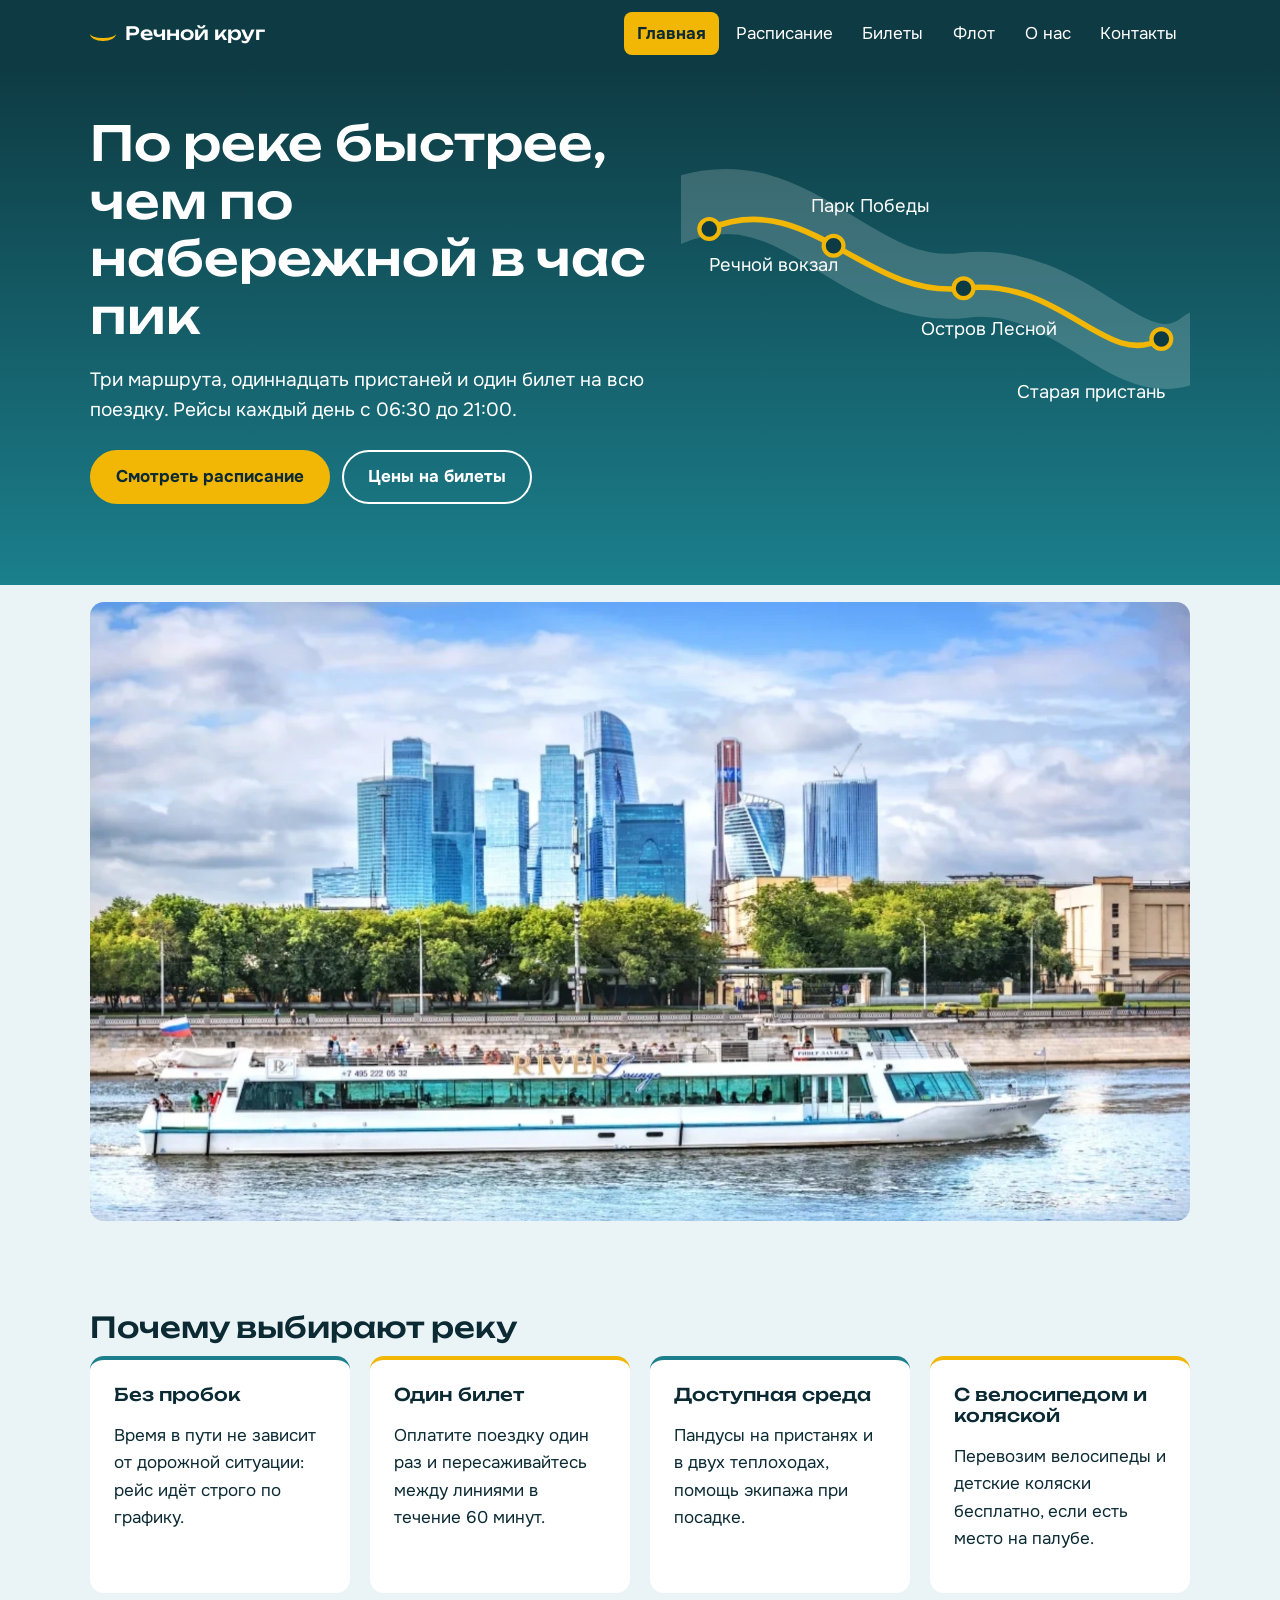
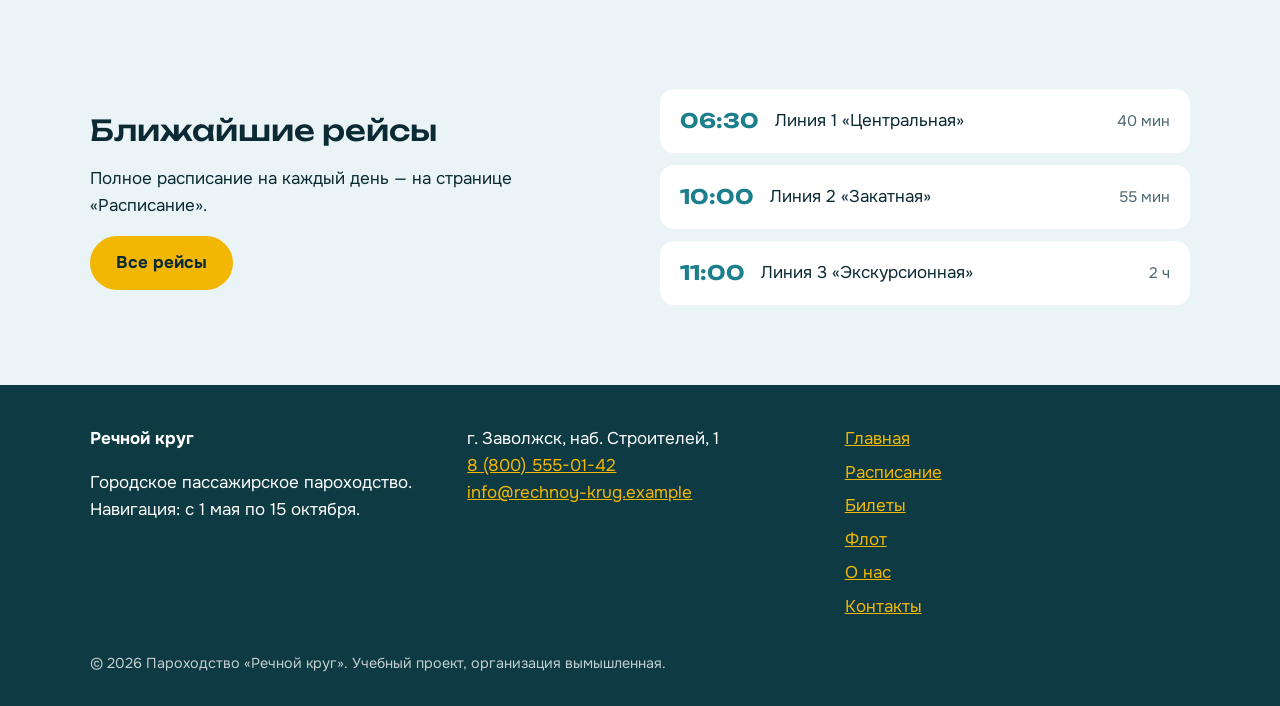
<file: index.html>
<!DOCTYPE html>
<html lang="en">
<head>
<meta charset="UTF-8">
<meta name="viewport" content="width=device-width, initial-scale=1">
<title>Речной круг — городское пассажирское пароходство в Заволжске</title>
<meta name="description" content="Расписание, цены на билеты и маршруты речных трамваев в Заволжске. Три линии, одиннадцать пристаней, рейсы ежедневно.">
<link rel="canonical" href="https://ВАШ-ПОДДОМЕН.ru/index.html">
<meta property="og:type" content="website">
<meta property="og:title" content="Речной круг — городское пассажирское пароходство в Заволжске">
<meta property="og:description" content="Расписание, цены на билеты и маршруты речных трамваев в Заволжске. Три линии, одиннадцать пристаней, рейсы ежедневно.">
<meta property="og:url" content="http://u993784c.beget.tech/rechnoy-krug/index.html">
<meta property="og:image" content="http://u993784c.beget.tech/rechnoy-krug/images/og.jpg">
<link rel="icon" href="data:image/svg+xml,%3Csvg xmlns='http://www.w3.org/2000/svg' viewBox='0 0 32 32'%3E%3Crect width='32' height='32' rx='8' fill='%230E3B43'/%3E%3Cpath d='M5 21c4-4 7 4 11 0s7 4 11 0' stroke='%23F2B705' stroke-width='3' fill='none'/%3E%3C/svg%3E">
<link rel="preconnect" href="https://fonts.googleapis.com">
<link rel="preconnect" href="https://fonts.gstatic.com" crossorigin>
<link rel="stylesheet" href="https://fonts.googleapis.com/css2?family=Onest:wght@400;500;700&amp;family=Unbounded:wght@500;700&amp;display=swap">
<link rel="stylesheet" href="css/style.css">
<script type="application/ld+json">
{"@context":"https://schema.org","@type":"Organization","name":"Речной круг — городское пассажирское пароходство в Заволжске","url":"https://ВАШ-ПОДДОМЕН.ru/index.html","description":"Расписание, цены на билеты и маршруты речных трамваев в Заволжске. Три линии, одиннадцать пристаней, рейсы ежедневно.","inLanguage":"ru"}
</script>
<!-- Yandex.Metrika counter -->
<script>
    (function(m,e,t,r,i,k,a){
        m[i]=m[i]||function(){(m[i].a=m[i].a||[]).push(arguments)};
        m[i].l=1*new Date();
        for (var j = 0; j < document.scripts.length; j++) {if (document.scripts[j].src === r) { return; }}
        k=e.createElement(t),a=e.getElementsByTagName(t)[0],k.async=1,k.src=r,a.parentNode.insertBefore(k,a)
    })(window, document,'script','https://mc.yandex.ru/metrika/tag.js?id=113752930', 'ym');

    ym(113752930, 'init', {ssr:true, webvisor:true, clickmap:true, ecommerce:"dataLayer", referrer: document.referrer, url: location.href, accurateTrackBounce:true, trackLinks:true});
</script>
</head>
<body>
  <noscript><div><img src="https://mc.yandex.ru/watch/113752930" style="position:absolute; left:-9999px;" alt="" /></div></noscript>
<!-- /Yandex.Metrika counter -->

<a class="skip" href="#main">К содержимому</a>
<header class="site-header">
  <div class="wrap bar">
    <a class="logo" href="index.html" aria-label="Речной круг — на главную">Речной круг</a>
    <button class="menu-btn" aria-expanded="false" aria-controls="nav">Меню</button>
    <nav id="nav" aria-label="Основное меню"><ul><li><a href="index.html" aria-current="page">Главная</a></li><li><a href="schedule.html">Расписание</a></li><li><a href="tickets.html">Билеты</a></li><li><a href="fleet.html">Флот</a></li><li><a href="about.html">О нас</a></li><li><a href="contacts.html">Контакты</a></li></ul></nav>
  </div>
</header>
<main id="main">
<section class="hero">
  <div class="wrap hero-grid">
    <div>
      <h1>По реке быстрее, чем по набережной в час пик</h1>
      <p class="lead">Три маршрута, одиннадцать пристаней и один билет на всю поездку. Рейсы каждый день с 06:30 до 21:00.</p>
      <p class="actions"><a class="btn" href="schedule.html">Смотреть расписание</a><a class="btn ghost" href="tickets.html">Цены на билеты</a></p>
    </div>
    <figure class="route" aria-label="Схема маршрута: Речной вокзал, Парк Победы, Остров Лесной, Старая пристань">
      <svg viewBox="0 0 360 260" role="img" aria-labelledby="rt">
        <title id="rt">Схема линии 1</title>
        <path class="river" d="M-10 60 C80 20 120 120 200 110 S320 190 370 150" />
        <path class="line" d="M20 70 C90 40 130 120 200 112 S300 170 340 148" pathLength="1"/>
        <g class="stops"><circle cx="20" cy="70" r="7"/><circle cx="108" cy="82" r="7"/><circle cx="200" cy="112" r="7"/><circle cx="340" cy="148" r="7"/></g>
        <g class="names"><text x="20" y="100">Речной вокзал</text><text x="92" y="58">Парк Победы</text><text x="170" y="145">Остров Лесной</text><text x="238" y="190">Старая пристань</text></g>
      </svg>
    </figure>
  </div>
</section>
<figure class="wrap photo"><img src="images/hero.webp" alt="Теплоход «Заволжец» на фоне набережной Заволжска" width="1600" height="900"></figure>
<section class="wrap block">
  <h2>Почему выбирают реку</h2>
  <div class="cards">
    <article><h3>Без пробок</h3><p>Время в пути не зависит от дорожной ситуации: рейс идёт строго по графику.</p></article>
    <article><h3>Один билет</h3><p>Оплатите поездку один раз и пересаживайтесь между линиями в течение 60 минут.</p></article>
    <article><h3>Доступная среда</h3><p>Пандусы на пристанях и в двух теплоходах, помощь экипажа при посадке.</p></article>
    <article><h3>С велосипедом и коляской</h3><p>Перевозим велосипеды и детские коляски бесплатно, если есть место на палубе.</p></article>
  </div>
</section>
<section class="wrap block split">
  <div><h2>Ближайшие рейсы</h2><p>Полное расписание на каждый день — на странице «Расписание».</p><a class="btn" href="schedule.html">Все рейсы</a></div>
  <ol class="next"><li><b>06:30</b> Линия 1 «Центральная»<span>40 мин</span></li><li><b>10:00</b> Линия 2 «Закатная»<span>55 мин</span></li><li><b>11:00</b> Линия 3 «Экскурсионная»<span>2 ч</span></li></ol>
</section>
</main>
<footer class="site-footer">
  <div class="wrap foot">
    <div><strong>Речной круг</strong><p>Городское пассажирское пароходство.<br>Навигация: с 1 мая по 15 октября.</p></div>
    <address>г. Заволжск, наб. Строителей, 1<br><a href="tel:+78005550142">8 (800) 555-01-42</a><br><a href="mailto:info@rechnoy-krug.example">info@rechnoy-krug.example</a></address>
    <ul class="foot-links"><li><a href="index.html" aria-current="page">Главная</a></li><li><a href="schedule.html">Расписание</a></li><li><a href="tickets.html">Билеты</a></li><li><a href="fleet.html">Флот</a></li><li><a href="about.html">О нас</a></li><li><a href="contacts.html">Контакты</a></li></ul>
  </div>
  <p class="copy wrap">© 2026 Пароходство «Речной круг». Учебный проект, организация вымышленная.</p>
</footer>
<script src="js/script.js" defer></script>
</body>
</html>
</file>
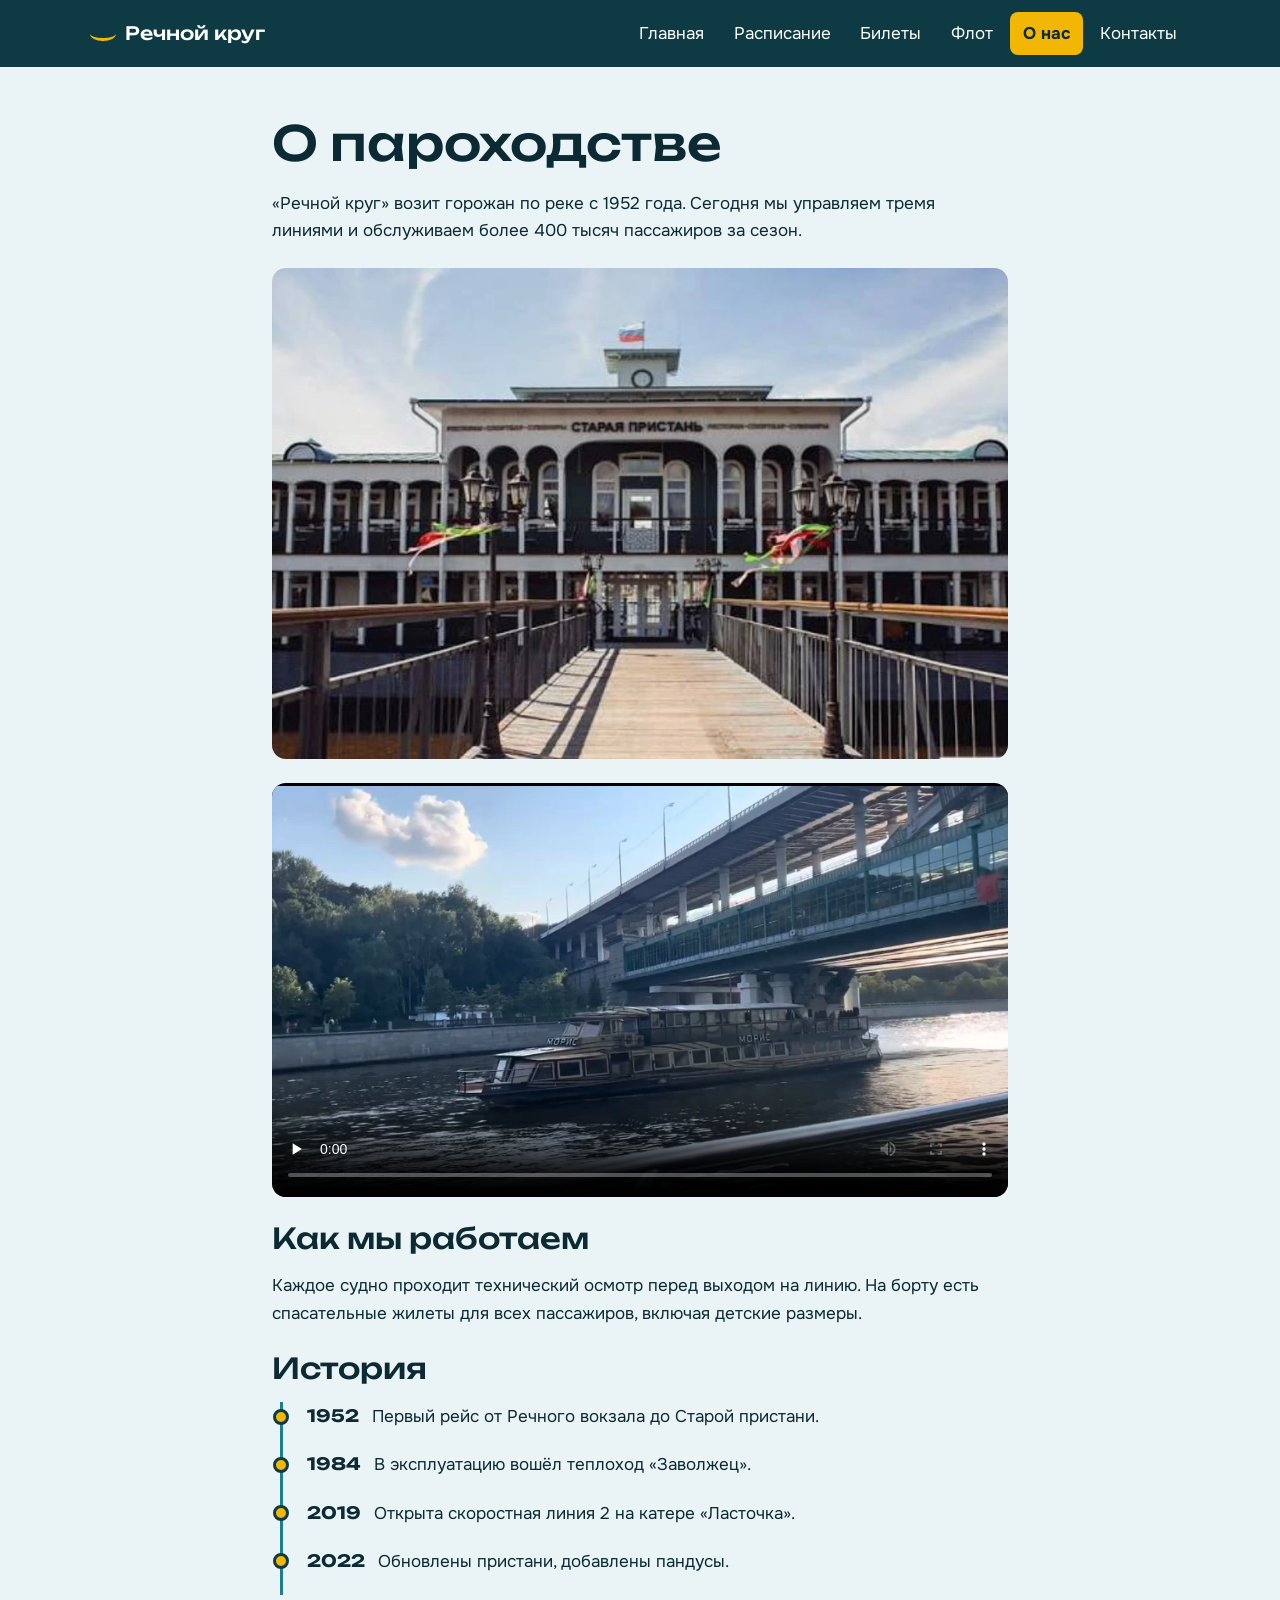
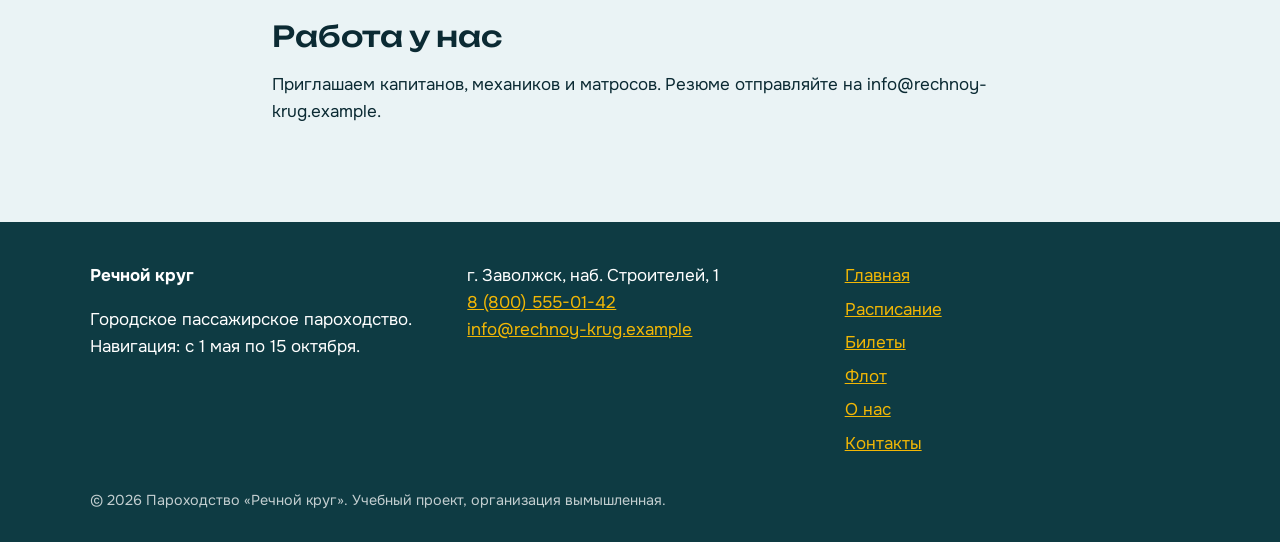
<file: about.html>
<!DOCTYPE html>
<html lang="ru">
<head>
<meta charset="UTF-8">
<meta name="viewport" content="width=device-width, initial-scale=1">
<title>О пароходстве — Речной круг</title>
<meta name="description" content="История пароходства «Речной круг», миссия, безопасность на воде и вакансии для капитанов и матросов.">
<link rel="canonical" href="https://ВАШ-ПОДДОМЕН.ru/about.html">
<meta property="og:type" content="website">
<meta property="og:title" content="О пароходстве — Речной круг">
<meta property="og:description" content="История пароходства «Речной круг», миссия, безопасность на воде и вакансии для капитанов и матросов.">
<meta property="og:url" content="http://u993784c.beget.tech/rechnoy-krug/about.html">
<meta property="og:image" content="http://u993784c.beget.tech/rechnoy-krug/images/og.jpg">
<link rel="icon" href="data:image/svg+xml,%3Csvg xmlns='http://www.w3.org/2000/svg' viewBox='0 0 32 32'%3E%3Crect width='32' height='32' rx='8' fill='%230E3B43'/%3E%3Cpath d='M5 21c4-4 7 4 11 0s7 4 11 0' stroke='%23F2B705' stroke-width='3' fill='none'/%3E%3C/svg%3E">
<link rel="preconnect" href="https://fonts.googleapis.com">
<link rel="preconnect" href="https://fonts.gstatic.com" crossorigin>
<link rel="stylesheet" href="https://fonts.googleapis.com/css2?family=Onest:wght@400;500;700&amp;family=Unbounded:wght@500;700&amp;display=swap">
<link rel="stylesheet" href="css/style.css">
<script type="application/ld+json">
{"@context":"https://schema.org","@type":"WebPage","name":"О пароходстве — Речной круг","url":"https://ВАШ-ПОДДОМЕН.ru/about.html","description":"История пароходства «Речной круг», миссия, безопасность на воде и вакансии для капитанов и матросов.","inLanguage":"ru"}
</script>
<!-- Yandex.Metrika counter -->
<script>
    (function(m,e,t,r,i,k,a){
        m[i]=m[i]||function(){(m[i].a=m[i].a||[]).push(arguments)};
        m[i].l=1*new Date();
        for (var j = 0; j < document.scripts.length; j++) {if (document.scripts[j].src === r) { return; }}
        k=e.createElement(t),a=e.getElementsByTagName(t)[0],k.async=1,k.src=r,a.parentNode.insertBefore(k,a)
    })(window, document,'script','https://mc.yandex.ru/metrika/tag.js?id=113752930', 'ym');

    ym(113752930, 'init', {ssr:true, webvisor:true, clickmap:true, ecommerce:"dataLayer", referrer: document.referrer, url: location.href, accurateTrackBounce:true, trackLinks:true});
</script>
</head>
<body>
    <noscript><div><img src="https://mc.yandex.ru/watch/113752930" style="position:absolute; left:-9999px;" alt="" /></div></noscript>
<!-- /Yandex.Metrika counter -->
<a class="skip" href="#main">К содержимому</a>
<header class="site-header">
  <div class="wrap bar">
    <a class="logo" href="index.html" aria-label="Речной круг — на главную">Речной круг</a>
    <button class="menu-btn" aria-expanded="false" aria-controls="nav">Меню</button>
    <nav id="nav" aria-label="Основное меню"><ul><li><a href="index.html">Главная</a></li><li><a href="schedule.html">Расписание</a></li><li><a href="tickets.html">Билеты</a></li><li><a href="fleet.html">Флот</a></li><li><a href="about.html" aria-current="page">О нас</a></li><li><a href="contacts.html">Контакты</a></li></ul></nav>
  </div>
</header>
<main id="main">
<section class="wrap block narrow">
  <h1>О пароходстве</h1>
  <p>«Речной круг» возит горожан по реке с 1952 года. Сегодня мы управляем тремя линиями и обслуживаем более 400 тысяч пассажиров за сезон.</p>
  <img src="images/pier.webp" alt="Старая пристань в сезон навигации" width="900" height="600" loading="lazy">
<video controls preload="none" poster="images/video-poster.webp" width="1280" height="720">
  <source src="video/about.mp4" type="video/mp4">
  Ваш браузер не поддерживает видео.
</video>
  <h2>Как мы работаем</h2>
  <p>Каждое судно проходит технический осмотр перед выходом на линию. На борту есть спасательные жилеты для всех пассажиров, включая детские размеры.</p>
  <h2>История</h2>
  <ol class="timeline">
    <li><b>1952</b> Первый рейс от Речного вокзала до Старой пристани.</li>
    <li><b>1984</b> В эксплуатацию вошёл теплоход «Заволжец».</li>
    <li><b>2019</b> Открыта скоростная линия 2 на катере «Ласточка».</li>
    <li><b>2022</b> Обновлены пристани, добавлены пандусы.</li>
  </ol>
  <h2>Работа у нас</h2>
  <p>Приглашаем капитанов, механиков и матросов. Резюме отправляйте на info@rechnoy-krug.example.</p>
</section>
</main>
<footer class="site-footer">
  <div class="wrap foot">
    <div><strong>Речной круг</strong><p>Городское пассажирское пароходство.<br>Навигация: с 1 мая по 15 октября.</p></div>
    <address>г. Заволжск, наб. Строителей, 1<br><a href="tel:+78005550142">8 (800) 555-01-42</a><br><a href="mailto:info@rechnoy-krug.example">info@rechnoy-krug.example</a></address>
    <ul class="foot-links"><li><a href="index.html">Главная</a></li><li><a href="schedule.html">Расписание</a></li><li><a href="tickets.html">Билеты</a></li><li><a href="fleet.html">Флот</a></li><li><a href="about.html" aria-current="page">О нас</a></li><li><a href="contacts.html">Контакты</a></li></ul>
  </div>
  <p class="copy wrap">© 2026 Пароходство «Речной круг». Учебный проект, организация вымышленная.</p>
</footer>
<script src="js/script.js" defer></script>
</body>
</html>
</file>
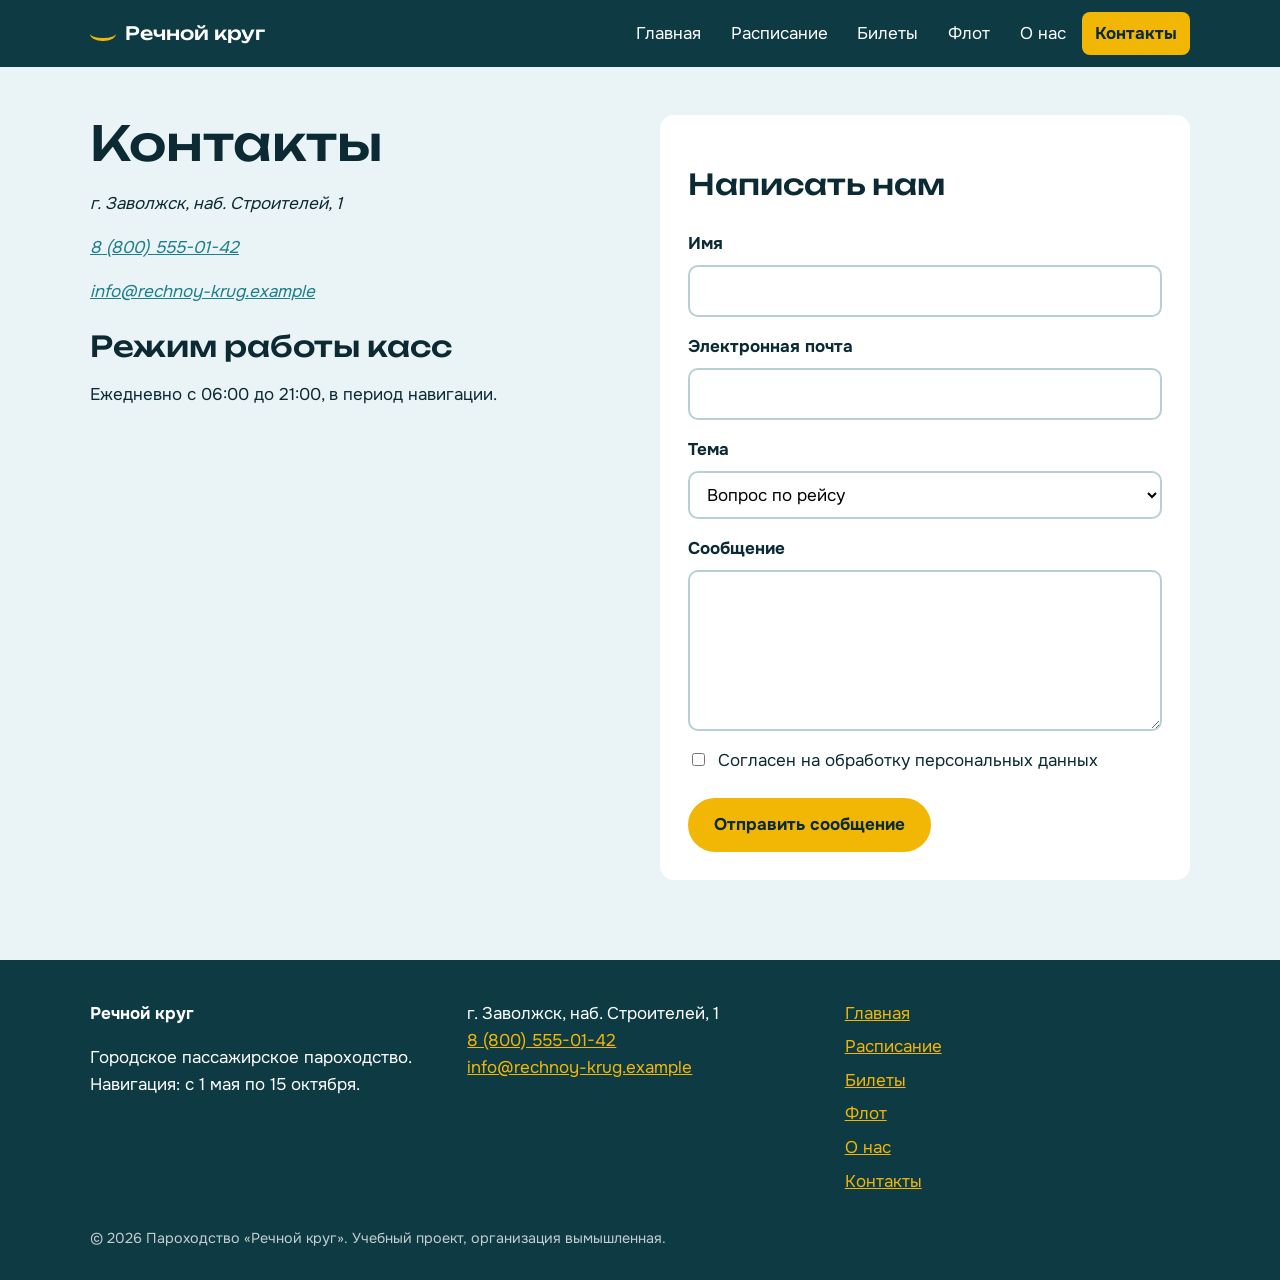
<file: contacts.html>
<!DOCTYPE html>
<html lang="ru">
<head>
<meta charset="UTF-8">
<meta name="viewport" content="width=device-width, initial-scale=1">
<title>Контакты — Речной круг</title>
<meta name="description" content="Адрес, телефон, режим работы касс и форма обратной связи пароходства «Речной круг».">
<link rel="canonical" href="https://ВАШ-ПОДДОМЕН.ru/contacts.html">
<meta property="og:type" content="website">
<meta property="og:title" content="Контакты — Речной круг">
<meta property="og:description" content="Адрес, телефон, режим работы касс и форма обратной связи пароходства «Речной круг».">
<meta property="og:url" content="http://u993784c.beget.tech/rechnoy-krug/contacts.html">
<meta property="og:image" content="http://u993784c.beget.tech/rechnoy-krug/images/og.jpg">
<link rel="icon" href="data:image/svg+xml,%3Csvg xmlns='http://www.w3.org/2000/svg' viewBox='0 0 32 32'%3E%3Crect width='32' height='32' rx='8' fill='%230E3B43'/%3E%3Cpath d='M5 21c4-4 7 4 11 0s7 4 11 0' stroke='%23F2B705' stroke-width='3' fill='none'/%3E%3C/svg%3E">
<link rel="preconnect" href="https://fonts.googleapis.com">
<link rel="preconnect" href="https://fonts.gstatic.com" crossorigin>
<link rel="stylesheet" href="https://fonts.googleapis.com/css2?family=Onest:wght@400;500;700&amp;family=Unbounded:wght@500;700&amp;display=swap">
<link rel="stylesheet" href="css/style.css">
<script type="application/ld+json">
{"@context":"https://schema.org","@type":"ContactPage","name":"Контакты — Речной круг","url":"https://ВАШ-ПОДДОМЕН.ru/contacts.html","description":"Адрес, телефон, режим работы касс и форма обратной связи пароходства «Речной круг».","inLanguage":"ru"}
</script>
<!-- Yandex.Metrika counter -->
<script>
    (function(m,e,t,r,i,k,a){
        m[i]=m[i]||function(){(m[i].a=m[i].a||[]).push(arguments)};
        m[i].l=1*new Date();
        for (var j = 0; j < document.scripts.length; j++) {if (document.scripts[j].src === r) { return; }}
        k=e.createElement(t),a=e.getElementsByTagName(t)[0],k.async=1,k.src=r,a.parentNode.insertBefore(k,a)
    })(window, document,'script','https://mc.yandex.ru/metrika/tag.js?id=113752930', 'ym');

    ym(113752930, 'init', {ssr:true, webvisor:true, clickmap:true, ecommerce:"dataLayer", referrer: document.referrer, url: location.href, accurateTrackBounce:true, trackLinks:true});
</script>
</head>
<body>
    <noscript><div><img src="https://mc.yandex.ru/watch/113752930" style="position:absolute; left:-9999px;" alt="" /></div></noscript>
<!-- /Yandex.Metrika counter -->
<a class="skip" href="#main">К содержимому</a>
<header class="site-header">
  <div class="wrap bar">
    <a class="logo" href="index.html" aria-label="Речной круг — на главную">Речной круг</a>
    <button class="menu-btn" aria-expanded="false" aria-controls="nav">Меню</button>
    <nav id="nav" aria-label="Основное меню"><ul><li><a href="index.html">Главная</a></li><li><a href="schedule.html">Расписание</a></li><li><a href="tickets.html">Билеты</a></li><li><a href="fleet.html">Флот</a></li><li><a href="about.html">О нас</a></li><li><a href="contacts.html" aria-current="page">Контакты</a></li></ul></nav>
  </div>
</header>
<main id="main">
<section class="wrap block split">
  <div>
    <h1>Контакты</h1>
    <address><p>г. Заволжск, наб. Строителей, 1</p><p><a href="tel:+78005550142">8 (800) 555-01-42</a></p><p><a href="mailto:info@rechnoy-krug.example">info@rechnoy-krug.example</a></p></address>
    <h2>Режим работы касс</h2>
    <p>Ежедневно с 06:00 до 21:00, в период навигации.</p>
  </div>
  <form class="card-form" action="#" method="post">
    <h2>Написать нам</h2>
    <label for="name">Имя</label>
    <input id="name" name="name" type="text" required minlength="2" autocomplete="name">
    <label for="email">Электронная почта</label>
    <input id="email" name="email" type="email" required autocomplete="email">
    <label for="topic">Тема</label>
    <select id="topic" name="topic"><option>Вопрос по рейсу</option><option>Групповая заявка</option><option>Жалоба или предложение</option></select>
    <label for="msg">Сообщение</label>
    <textarea id="msg" name="msg" rows="5" required></textarea>
    <label class="check"><input type="checkbox" required> Согласен на обработку персональных данных</label>
    <button class="btn" type="submit">Отправить сообщение</button>
  </form>
</section>
</main>
<footer class="site-footer">
  <div class="wrap foot">
    <div><strong>Речной круг</strong><p>Городское пассажирское пароходство.<br>Навигация: с 1 мая по 15 октября.</p></div>
    <address>г. Заволжск, наб. Строителей, 1<br><a href="tel:+78005550142">8 (800) 555-01-42</a><br><a href="mailto:info@rechnoy-krug.example">info@rechnoy-krug.example</a></address>
    <ul class="foot-links"><li><a href="index.html">Главная</a></li><li><a href="schedule.html">Расписание</a></li><li><a href="tickets.html">Билеты</a></li><li><a href="fleet.html">Флот</a></li><li><a href="about.html">О нас</a></li><li><a href="contacts.html" aria-current="page">Контакты</a></li></ul>
  </div>
  <p class="copy wrap">© 2026 Пароходство «Речной круг». Учебный проект, организация вымышленная.</p>
</footer>
<script src="js/script.js" defer></script>
</body>
</html>
</file>
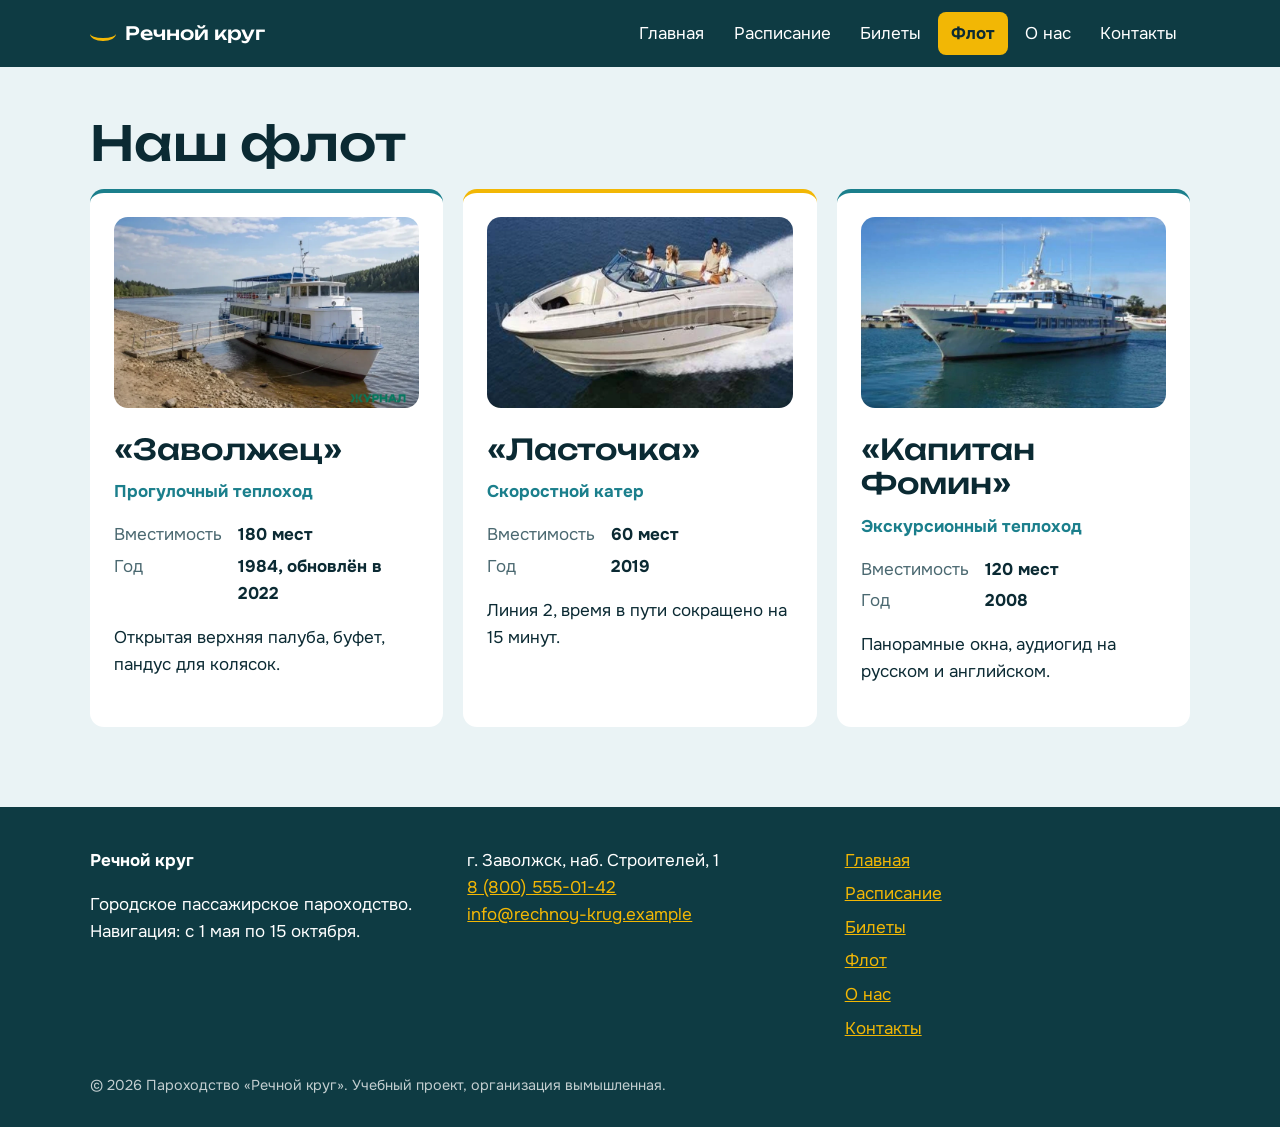
<file: fleet.html>
<!DOCTYPE html>
<html lang="ru">
<head>
<meta charset="UTF-8">
<meta name="viewport" content="width=device-width, initial-scale=1">
<title>Флот пароходства — Речной круг</title>
<meta name="description" content="Теплоходы и катера пароходства «Речной круг»: вместимость, год постройки и особенности судов.">
<link rel="canonical" href="https://ВАШ-ПОДДОМЕН.ru/fleet.html">
<meta property="og:type" content="website">
<meta property="og:title" content="Флот пароходства — Речной круг">
<meta property="og:description" content="Теплоходы и катера пароходства «Речной круг»: вместимость, год постройки и особенности судов.">
<meta property="og:url" content="http://u993784c.beget.tech/rechnoy-krug/fleet.html">
<meta property="og:image" content="http://u993784c.beget.tech/rechnoy-krug/images/og.jpg">
<link rel="icon" href="data:image/svg+xml,%3Csvg xmlns='http://www.w3.org/2000/svg' viewBox='0 0 32 32'%3E%3Crect width='32' height='32' rx='8' fill='%230E3B43'/%3E%3Cpath d='M5 21c4-4 7 4 11 0s7 4 11 0' stroke='%23F2B705' stroke-width='3' fill='none'/%3E%3C/svg%3E">
<link rel="preconnect" href="https://fonts.googleapis.com">
<link rel="preconnect" href="https://fonts.gstatic.com" crossorigin>
<link rel="stylesheet" href="https://fonts.googleapis.com/css2?family=Onest:wght@400;500;700&amp;family=Unbounded:wght@500;700&amp;display=swap">
<link rel="stylesheet" href="css/style.css">
<script type="application/ld+json">
{"@context":"https://schema.org","@type":"WebPage","name":"Флот пароходства — Речной круг","url":"https://ВАШ-ПОДДОМЕН.ru/fleet.html","description":"Теплоходы и катера пароходства «Речной круг»: вместимость, год постройки и особенности судов.","inLanguage":"ru"}
</script>
<!-- Yandex.Metrika counter -->
<script>
    (function(m,e,t,r,i,k,a){
        m[i]=m[i]||function(){(m[i].a=m[i].a||[]).push(arguments)};
        m[i].l=1*new Date();
        for (var j = 0; j < document.scripts.length; j++) {if (document.scripts[j].src === r) { return; }}
        k=e.createElement(t),a=e.getElementsByTagName(t)[0],k.async=1,k.src=r,a.parentNode.insertBefore(k,a)
    })(window, document,'script','https://mc.yandex.ru/metrika/tag.js?id=113752930', 'ym');

    ym(113752930, 'init', {ssr:true, webvisor:true, clickmap:true, ecommerce:"dataLayer", referrer: document.referrer, url: location.href, accurateTrackBounce:true, trackLinks:true});
</script>
</head>
<body>
    <noscript><div><img src="https://mc.yandex.ru/watch/113752930" style="position:absolute; left:-9999px;" alt="" /></div></noscript>
<!-- /Yandex.Metrika counter -->
<a class="skip" href="#main">К содержимому</a>
<header class="site-header">
  <div class="wrap bar">
    <a class="logo" href="index.html" aria-label="Речной круг — на главную">Речной круг</a>
    <button class="menu-btn" aria-expanded="false" aria-controls="nav">Меню</button>
    <nav id="nav" aria-label="Основное меню"><ul><li><a href="index.html">Главная</a></li><li><a href="schedule.html">Расписание</a></li><li><a href="tickets.html">Билеты</a></li><li><a href="fleet.html" aria-current="page">Флот</a></li><li><a href="about.html">О нас</a></li><li><a href="contacts.html">Контакты</a></li></ul></nav>
  </div>
</header>
<main id="main">
<section class="wrap block"><h1>Наш флот</h1><div class="cards three"><article class="ship"><img src="images/ship-1.webp" alt="Теплоход «Заволжец» у причала" width="800" height="500" loading="lazy"><h2>«Заволжец»</h2><p class="kind">Прогулочный теплоход</p><dl><dt>Вместимость</dt><dd>180 мест</dd><dt>Год</dt><dd>1984, обновлён в 2022</dd></dl><p>Открытая верхняя палуба, буфет, пандус для колясок.</p></article><article class="ship"><img src="images/ship-2.webp" alt="Теплоход «Заволжец» у причала" width="800" height="500" loading="lazy"><h2>«Ласточка»</h2><p class="kind">Скоростной катер</p><dl><dt>Вместимость</dt><dd>60 мест</dd><dt>Год</dt><dd>2019</dd></dl><p>Линия 2, время в пути сокращено на 15 минут.</p></article><article class="ship"><img src="images/ship-3.webp" alt="Теплоход «Заволжец» у причала" width="800" height="500" loading="lazy"><h2>«Капитан Фомин»</h2><p class="kind">Экскурсионный теплоход</p><dl><dt>Вместимость</dt><dd>120 мест</dd><dt>Год</dt><dd>2008</dd></dl><p>Панорамные окна, аудиогид на русском и английском.</p></article></div></section>
</main>
<footer class="site-footer">
  <div class="wrap foot">
    <div><strong>Речной круг</strong><p>Городское пассажирское пароходство.<br>Навигация: с 1 мая по 15 октября.</p></div>
    <address>г. Заволжск, наб. Строителей, 1<br><a href="tel:+78005550142">8 (800) 555-01-42</a><br><a href="mailto:info@rechnoy-krug.example">info@rechnoy-krug.example</a></address>
    <ul class="foot-links"><li><a href="index.html">Главная</a></li><li><a href="schedule.html">Расписание</a></li><li><a href="tickets.html">Билеты</a></li><li><a href="fleet.html" aria-current="page">Флот</a></li><li><a href="about.html">О нас</a></li><li><a href="contacts.html">Контакты</a></li></ul>
  </div>
  <p class="copy wrap">© 2026 Пароходство «Речной круг». Учебный проект, организация вымышленная.</p>
</footer>
<script src="js/script.js" defer></script>
</body>
</html>
</file>
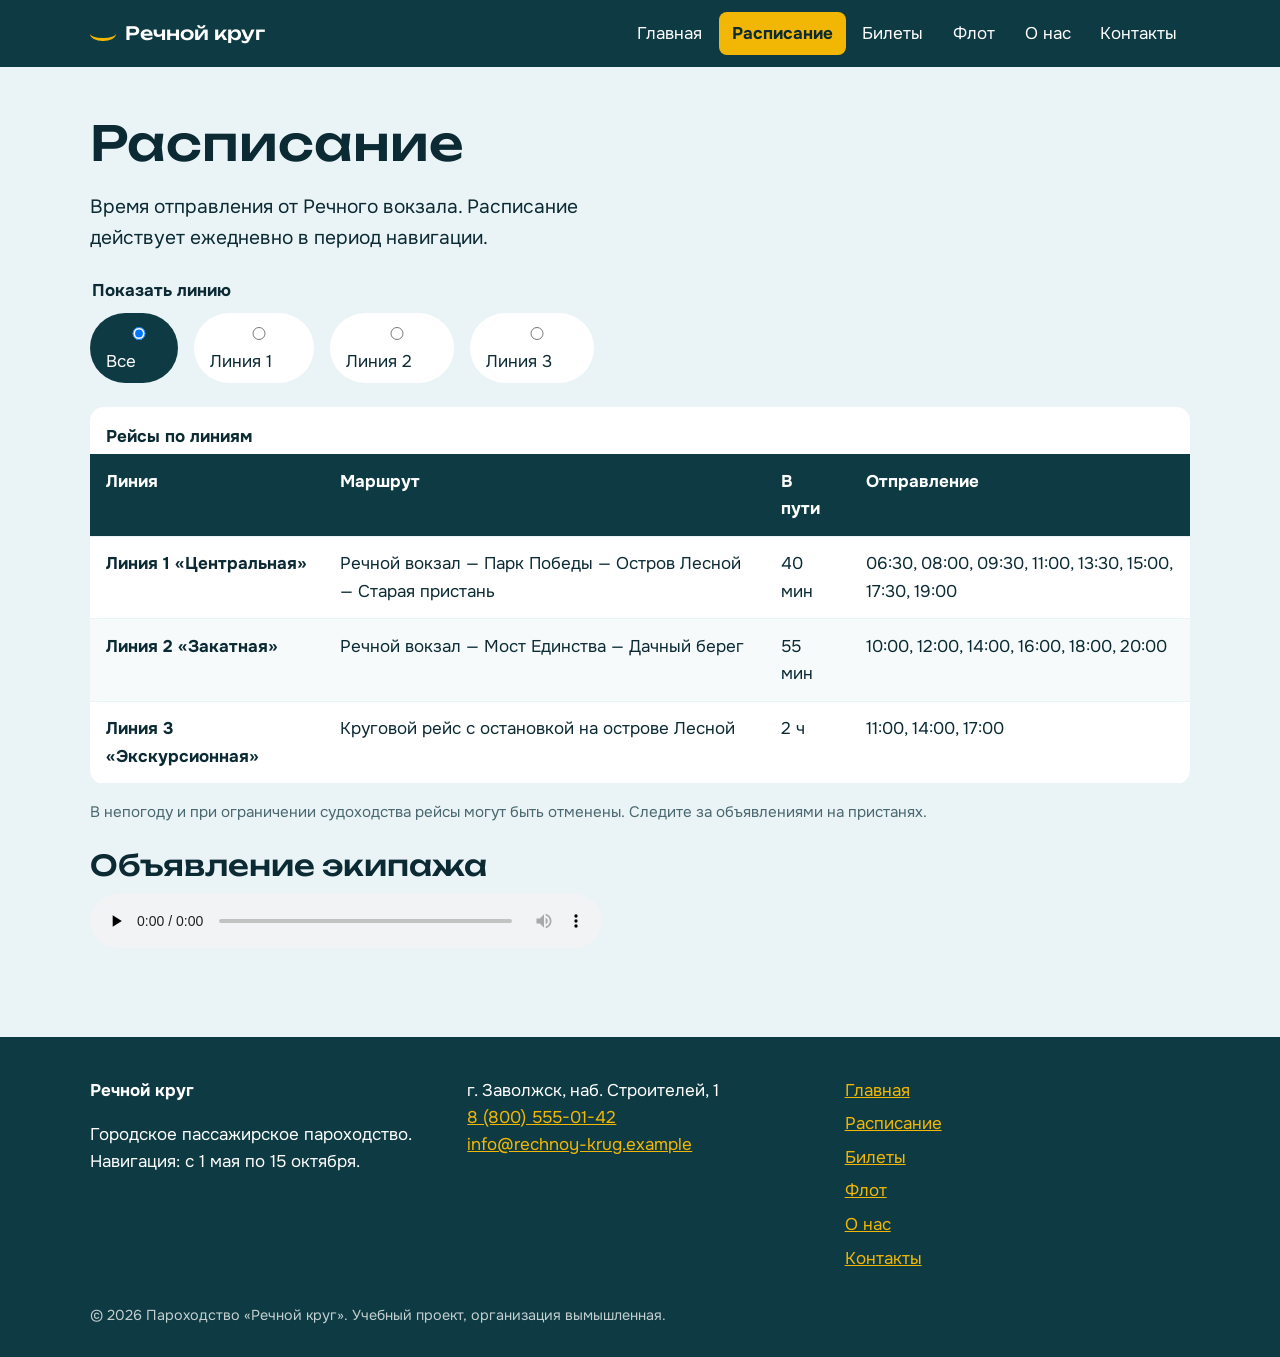
<file: schedule.html>
<!DOCTYPE html>
<html lang="ru">
<head>
<meta charset="UTF-8">
<meta name="viewport" content="width=device-width, initial-scale=1">
<title>Расписание речных трамваев — Речной круг</title>
<meta name="description" content="Расписание рейсов по трём линиям пароходства «Речной круг»: время отправления, маршрут и длительность.">
<link rel="canonical" href="https://ВАШ-ПОДДОМЕН.ru/schedule.html">
<meta property="og:type" content="website">
<meta property="og:title" content="Расписание речных трамваев — Речной круг">
<meta property="og:description" content="Расписание рейсов по трём линиям пароходства «Речной круг»: время отправления, маршрут и длительность.">
<meta property="og:url" content="http://u993784c.beget.tech/rechnoy-krug/schedule.html">
<meta property="og:image" content="http://u993784c.beget.tech/rechnoy-krug/images/og.jpg">
<link rel="icon" href="data:image/svg+xml,%3Csvg xmlns='http://www.w3.org/2000/svg' viewBox='0 0 32 32'%3E%3Crect width='32' height='32' rx='8' fill='%230E3B43'/%3E%3Cpath d='M5 21c4-4 7 4 11 0s7 4 11 0' stroke='%23F2B705' stroke-width='3' fill='none'/%3E%3C/svg%3E">
<link rel="preconnect" href="https://fonts.googleapis.com">
<link rel="preconnect" href="https://fonts.gstatic.com" crossorigin>
<link rel="stylesheet" href="https://fonts.googleapis.com/css2?family=Onest:wght@400;500;700&amp;family=Unbounded:wght@500;700&amp;display=swap">
<link rel="stylesheet" href="css/style.css">
<script type="application/ld+json">
{"@context":"https://schema.org","@type":"WebPage","name":"Расписание речных трамваев — Речной круг","url":"https://ВАШ-ПОДДОМЕН.ru/schedule.html","description":"Расписание рейсов по трём линиям пароходства «Речной круг»: время отправления, маршрут и длительность.","inLanguage":"ru"}
</script>
<!-- Yandex.Metrika counter -->
<script>
    (function(m,e,t,r,i,k,a){
        m[i]=m[i]||function(){(m[i].a=m[i].a||[]).push(arguments)};
        m[i].l=1*new Date();
        for (var j = 0; j < document.scripts.length; j++) {if (document.scripts[j].src === r) { return; }}
        k=e.createElement(t),a=e.getElementsByTagName(t)[0],k.async=1,k.src=r,a.parentNode.insertBefore(k,a)
    })(window, document,'script','https://mc.yandex.ru/metrika/tag.js?id=113752930', 'ym');

    ym(113752930, 'init', {ssr:true, webvisor:true, clickmap:true, ecommerce:"dataLayer", referrer: document.referrer, url: location.href, accurateTrackBounce:true, trackLinks:true});
</script>
</head>
<body>
<a class="skip" href="#main">К содержимому</a>
<header class="site-header">
  <div class="wrap bar">
    <a class="logo" href="index.html" aria-label="Речной круг — на главную">Речной круг</a>
    <button class="menu-btn" aria-expanded="false" aria-controls="nav">Меню</button>
    <nav id="nav" aria-label="Основное меню"><ul><li><a href="index.html">Главная</a></li><li><a href="schedule.html" aria-current="page">Расписание</a></li><li><a href="tickets.html">Билеты</a></li><li><a href="fleet.html">Флот</a></li><li><a href="about.html">О нас</a></li><li><a href="contacts.html">Контакты</a></li></ul></nav>
  </div>
</header>
<main id="main">
<section class="wrap block">
  <h1>Расписание</h1>
  <p class="lead">Время отправления от Речного вокзала. Расписание действует ежедневно в период навигации.</p>
  <fieldset class="filter"><legend>Показать линию</legend>
    <label><input type="radio" name="line" value="all" checked> Все</label>
    <label><input type="radio" name="line" value="1"> Линия 1</label>
    <label><input type="radio" name="line" value="2"> Линия 2</label>
    <label><input type="radio" name="line" value="3"> Линия 3</label>
  </fieldset>
  <div class="table-wrap"><table id="timetable"><caption>Рейсы по линиям</caption>
    <thead><tr><th scope="col">Линия</th><th scope="col">Маршрут</th><th scope="col">В пути</th><th scope="col">Отправление</th></tr></thead>
    <tbody><tr data-line="1"><th scope="row">Линия 1 «Центральная»</th><td>Речной вокзал — Парк Победы — Остров Лесной — Старая пристань</td><td>40 мин</td><td>06:30, 08:00, 09:30, 11:00, 13:30, 15:00, 17:30, 19:00</td></tr><tr data-line="2"><th scope="row">Линия 2 «Закатная»</th><td>Речной вокзал — Мост Единства — Дачный берег</td><td>55 мин</td><td>10:00, 12:00, 14:00, 16:00, 18:00, 20:00</td></tr><tr data-line="3"><th scope="row">Линия 3 «Экскурсионная»</th><td>Круговой рейс с остановкой на острове Лесной</td><td>2 ч</td><td>11:00, 14:00, 17:00</td></tr></tbody></table></div>
  <p class="note">В непогоду и при ограничении судоходства рейсы могут быть отменены. Следите за объявлениями на пристанях.</p>
  <h2>Объявление экипажа</h2>
<audio controls preload="none"><source src="audio/announcement.mp3" type="audio/mpeg">Ваш браузер не поддерживает аудио.</audio>
</section>
</main>
<footer class="site-footer">
  <div class="wrap foot">
    <div><strong>Речной круг</strong><p>Городское пассажирское пароходство.<br>Навигация: с 1 мая по 15 октября.</p></div>
    <address>г. Заволжск, наб. Строителей, 1<br><a href="tel:+78005550142">8 (800) 555-01-42</a><br><a href="mailto:info@rechnoy-krug.example">info@rechnoy-krug.example</a></address>
    <ul class="foot-links"><li><a href="index.html">Главная</a></li><li><a href="schedule.html" aria-current="page">Расписание</a></li><li><a href="tickets.html">Билеты</a></li><li><a href="fleet.html">Флот</a></li><li><a href="about.html">О нас</a></li><li><a href="contacts.html">Контакты</a></li></ul>
  </div>
  <p class="copy wrap">© 2026 Пароходство «Речной круг». Учебный проект, организация вымышленная.</p>
</footer>
<script src="js/script.js" defer></script>
</body>
</html>
</file>
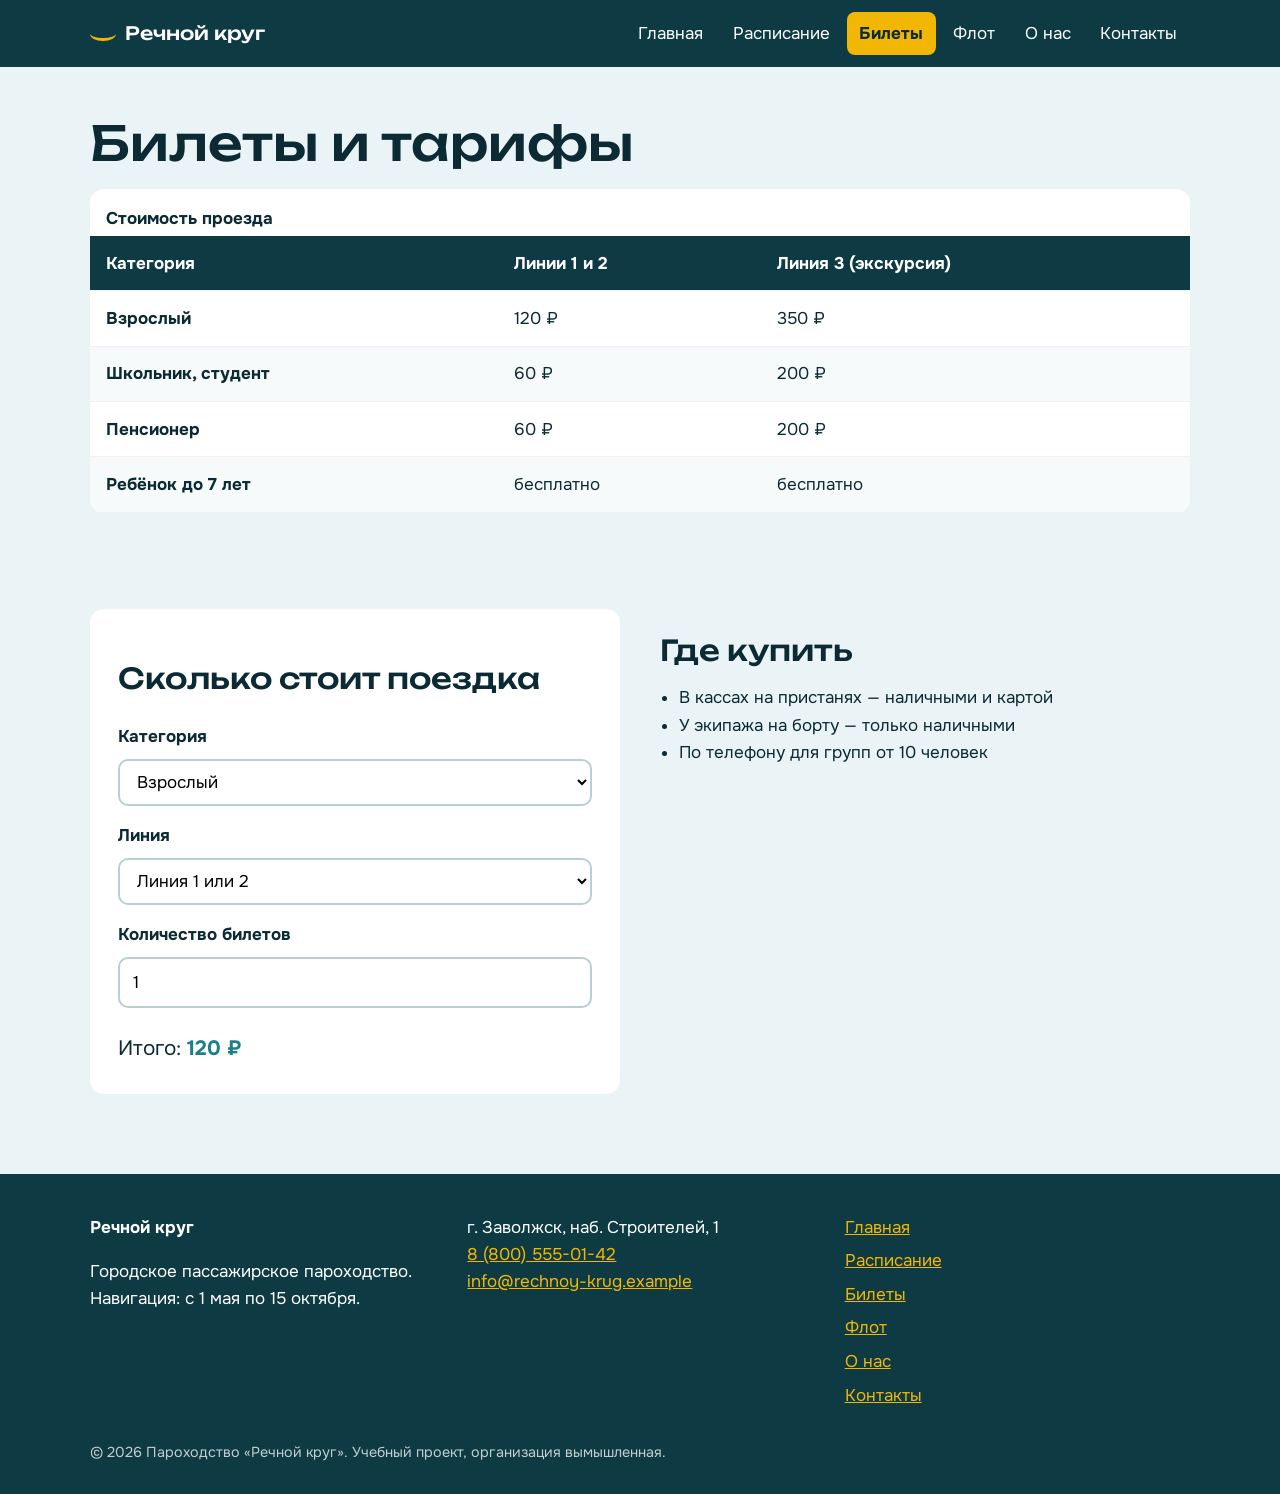
<file: tickets.html>
<!DOCTYPE html>
<html lang="ru">
<head>
<meta charset="UTF-8">
<meta name="viewport" content="width=device-width, initial-scale=1">
<title>Цены на билеты — Речной круг</title>
<meta name="description" content="Тарифы на проезд и экскурсии, калькулятор стоимости поездки и форма заявки на групповой билет.">
<link rel="canonical" href="https://ВАШ-ПОДДОМЕН.ru/tickets.html">
<meta property="og:type" content="website">
<meta property="og:title" content="Цены на билеты — Речной круг">
<meta property="og:description" content="Тарифы на проезд и экскурсии, калькулятор стоимости поездки и форма заявки на групповой билет.">
<meta property="og:url" content="http://u993784c.beget.tech/rechnoy-krug/tickets.html">
<meta property="og:image" content="http://u993784c.beget.tech/rechnoy-krug/images/og.jpg">
<link rel="icon" href="data:image/svg+xml,%3Csvg xmlns='http://www.w3.org/2000/svg' viewBox='0 0 32 32'%3E%3Crect width='32' height='32' rx='8' fill='%230E3B43'/%3E%3Cpath d='M5 21c4-4 7 4 11 0s7 4 11 0' stroke='%23F2B705' stroke-width='3' fill='none'/%3E%3C/svg%3E">
<link rel="preconnect" href="https://fonts.googleapis.com">
<link rel="preconnect" href="https://fonts.gstatic.com" crossorigin>
<link rel="stylesheet" href="https://fonts.googleapis.com/css2?family=Onest:wght@400;500;700&amp;family=Unbounded:wght@500;700&amp;display=swap">
<link rel="stylesheet" href="css/style.css">
<script type="application/ld+json">
{"@context":"https://schema.org","@type":"WebPage","name":"Цены на билеты — Речной круг","url":"https://ВАШ-ПОДДОМЕН.ru/tickets.html","description":"Тарифы на проезд и экскурсии, калькулятор стоимости поездки и форма заявки на групповой билет.","inLanguage":"ru"}
</script>
<!-- Yandex.Metrika counter -->
<script>
    (function(m,e,t,r,i,k,a){
        m[i]=m[i]||function(){(m[i].a=m[i].a||[]).push(arguments)};
        m[i].l=1*new Date();
        for (var j = 0; j < document.scripts.length; j++) {if (document.scripts[j].src === r) { return; }}
        k=e.createElement(t),a=e.getElementsByTagName(t)[0],k.async=1,k.src=r,a.parentNode.insertBefore(k,a)
    })(window, document,'script','https://mc.yandex.ru/metrika/tag.js?id=113752930', 'ym');

    ym(113752930, 'init', {ssr:true, webvisor:true, clickmap:true, ecommerce:"dataLayer", referrer: document.referrer, url: location.href, accurateTrackBounce:true, trackLinks:true});
</script>
</head>
<body>
    <noscript><div><img src="https://mc.yandex.ru/watch/113752930" style="position:absolute; left:-9999px;" alt="" /></div></noscript>
<!-- /Yandex.Metrika counter -->
<a class="skip" href="#main">К содержимому</a>
<header class="site-header">
  <div class="wrap bar">
    <a class="logo" href="index.html" aria-label="Речной круг — на главную">Речной круг</a>
    <button class="menu-btn" aria-expanded="false" aria-controls="nav">Меню</button>
    <nav id="nav" aria-label="Основное меню"><ul><li><a href="index.html">Главная</a></li><li><a href="schedule.html">Расписание</a></li><li><a href="tickets.html" aria-current="page">Билеты</a></li><li><a href="fleet.html">Флот</a></li><li><a href="about.html">О нас</a></li><li><a href="contacts.html">Контакты</a></li></ul></nav>
  </div>
</header>
<main id="main">
<section class="wrap block">
  <h1>Билеты и тарифы</h1>
  <div class="table-wrap"><table><caption>Стоимость проезда</caption>
    <thead><tr><th scope="col">Категория</th><th scope="col">Линии 1 и 2</th><th scope="col">Линия 3 (экскурсия)</th></tr></thead>
    <tbody><tr><th scope='row'>Взрослый</th><td>120 ₽</td><td>350 ₽</td></tr><tr><th scope='row'>Школьник, студент</th><td>60 ₽</td><td>200 ₽</td></tr><tr><th scope='row'>Пенсионер</th><td>60 ₽</td><td>200 ₽</td></tr><tr><th scope='row'>Ребёнок до 7 лет</th><td>бесплатно</td><td>бесплатно</td></tr></tbody></table></div>
</section>
<section class="wrap block split">
  <form class="card-form" id="calc" action="#" method="get" novalidate>
    <h2>Сколько стоит поездка</h2>
    <label for="cat">Категория</label>
    <select id="cat" name="cat"><option value="120|350">Взрослый</option><option value="60|200">Школьник, студент, пенсионер</option></select>
    <label for="route">Линия</label>
    <select id="route" name="route"><option value="0">Линия 1 или 2</option><option value="1">Линия 3 (экскурсия)</option></select>
    <label for="qty">Количество билетов</label>
    <input id="qty" name="qty" type="number" min="1" max="50" value="1">
    <p class="result" aria-live="polite">Итого: <output id="total" for="cat route qty">120 ₽</output></p>
  </form>
  <div><h2>Где купить</h2><ul class="plain"><li>В кассах на пристанях — наличными и картой</li><li>У экипажа на борту — только наличными</li><li>По телефону для групп от 10 человек</li></ul></div>
</section>
</main>
<footer class="site-footer">
  <div class="wrap foot">
    <div><strong>Речной круг</strong><p>Городское пассажирское пароходство.<br>Навигация: с 1 мая по 15 октября.</p></div>
    <address>г. Заволжск, наб. Строителей, 1<br><a href="tel:+78005550142">8 (800) 555-01-42</a><br><a href="mailto:info@rechnoy-krug.example">info@rechnoy-krug.example</a></address>
    <ul class="foot-links"><li><a href="index.html">Главная</a></li><li><a href="schedule.html">Расписание</a></li><li><a href="tickets.html" aria-current="page">Билеты</a></li><li><a href="fleet.html">Флот</a></li><li><a href="about.html">О нас</a></li><li><a href="contacts.html">Контакты</a></li></ul>
  </div>
  <p class="copy wrap">© 2026 Пароходство «Речной круг». Учебный проект, организация вымышленная.</p>
</footer>
<script src="js/script.js" defer></script>
</body>
</html>
</file>
<file: css/style.css>
/* ===== Переменные ===== */
:root{
  --ink:#0B2A33; --river:#1B7F8C; --deep:#0E3B43; --ice:#EAF3F5; --signal:#F2B705; --white:#fff;
  --radius:14px; --maxw:1100px;
  font-family:"Onest",system-ui,sans-serif; color:var(--ink);
}
*,*::before,*::after{box-sizing:border-box}
body{margin:0;background:var(--ice);line-height:1.6;font-size:1.0625rem}
h1,h2,h3,.logo{font-family:"Unbounded","Onest",sans-serif;line-height:1.2;font-weight:500}
h1{font-size:clamp(1.8rem,5vw,3rem);margin:0 0 1rem}
h2{font-size:clamp(1.3rem,3vw,1.8rem);margin:1.5rem 0 .75rem}
h3{font-size:1.1rem;margin:0 0 .5rem}
a{color:var(--river)}
:focus-visible{outline:3px solid var(--signal);outline-offset:3px}
.wrap{width:min(100% - 2rem,var(--maxw));margin-inline:auto}
.skip{position:absolute;left:-999px}
.skip:focus{left:1rem;top:1rem;background:var(--signal);padding:.5rem 1rem;z-index:20}

/* ===== Шапка и меню ===== */
.site-header{background:var(--deep);position:sticky;top:0;z-index:10}
.bar{display:flex;align-items:center;justify-content:space-between;gap:1rem;padding:.75rem 0}
.logo{color:var(--white);text-decoration:none;font-size:1.15rem;position:relative;padding-left:2.2rem}
.logo::before{content:"";position:absolute;left:0;top:50%;width:1.6rem;height:.9rem;margin-top:-.45rem;
  border-bottom:3px solid var(--signal);border-radius:0 0 50% 50%}
nav ul{display:flex;gap:.25rem;list-style:none;margin:0;padding:0}
nav a{display:block;color:var(--white);text-decoration:none;padding:.5rem .8rem;border-radius:8px}
nav a:hover{background:rgba(255,255,255,.12)}
nav a[aria-current="page"]{background:var(--signal);color:var(--ink);font-weight:700}
.menu-btn{display:none;background:var(--signal);border:0;border-radius:8px;padding:.5rem 1rem;font:inherit;font-weight:700;cursor:pointer}

/* ===== Главный экран ===== */
.hero{background:linear-gradient(180deg,var(--deep) 0,var(--river) 100%);color:var(--white);padding:3rem 0 4rem}
.hero-grid{display:grid;grid-template-columns:1.1fr 1fr;gap:2rem;align-items:center}
.lead{font-size:1.2rem;max-width:36rem}
.actions{display:flex;flex-wrap:wrap;gap:.75rem;margin-top:1.5rem}
.route{margin:0}
.route svg{width:100%;height:auto}
.river{fill:none;stroke:rgba(255,255,255,.18);stroke-width:46;stroke-linecap:round}
.line{fill:none;stroke:var(--signal);stroke-width:4;stroke-dasharray:1;stroke-dashoffset:1;animation:draw 2.4s .3s ease forwards}
.stops circle{fill:var(--deep);stroke:var(--signal);stroke-width:3}
.names text{fill:var(--white);font-size:13px}
@keyframes draw{to{stroke-dashoffset:0}}

/* ===== Кнопки ===== */
.btn{display:inline-block;background:var(--signal);color:var(--ink);font:inherit;font-weight:700;text-decoration:none;
  border:2px solid var(--signal);border-radius:999px;padding:.7rem 1.5rem;cursor:pointer;transition:transform .15s,background .15s}
.btn:hover{transform:translateY(-2px)}
.btn.ghost{background:transparent;color:inherit;border-color:currentColor}

/* ===== Блоки ===== */
.block{padding:3rem 0}
.narrow{max-width:46rem}
.split{display:grid;grid-template-columns:1fr 1fr;gap:2.5rem;align-items:start}
.cards{display:grid;grid-template-columns:repeat(auto-fit,minmax(220px,1fr));gap:1.25rem}
.cards.three{grid-template-columns:repeat(auto-fit,minmax(260px,1fr))}
.cards article{background:var(--white);border-radius:var(--radius);padding:1.5rem;border-top:4px solid var(--river)}
.cards article:nth-child(2n){border-top-color:var(--signal)}
.next{list-style:none;margin:0;padding:0;display:grid;gap:.75rem}
.next li{background:var(--white);border-radius:var(--radius);padding:1rem 1.25rem;display:grid;grid-template-columns:auto 1fr auto;gap:1rem;align-items:center}
.next b{font-family:"Unbounded",sans-serif;font-size:1.25rem;color:var(--river)}
.next span{color:#4a6870;font-size:.95rem}
.ship dl{display:grid;grid-template-columns:auto 1fr;gap:.25rem 1rem;margin:1rem 0}
.ship dt{color:#4a6870}.ship dd{margin:0;font-weight:700}
.kind{color:var(--river);font-weight:700;margin:0}
.plain{padding-left:1.2rem}
.note{font-size:.95rem;color:#4a6870}

/* ===== Таблицы ===== */
.table-wrap{overflow-x:auto;background:var(--white);border-radius:var(--radius)}
table{width:100%;border-collapse:collapse;min-width:560px}
caption{text-align:left;font-weight:700;padding:1rem 1rem .25rem}
th,td{text-align:left;padding:.85rem 1rem;border-bottom:1px solid var(--ice);vertical-align:top}
thead th{background:var(--deep);color:var(--white)}
tbody tr:nth-child(even){background:#f6fafb}
tbody tr:hover{background:#fff7da}
tr[hidden]{display:none}

/* ===== Формы ===== */
.filter{display:flex;flex-wrap:wrap;gap:1rem;border:0;padding:0;margin:1.5rem 0}
.filter legend{font-weight:700;margin-bottom:.5rem}
.filter label{background:var(--white);padding:.5rem 1rem;border-radius:999px;cursor:pointer}
.filter label:has(input:checked){background:var(--deep);color:var(--white)}
.card-form{background:var(--white);border-radius:var(--radius);padding:1.75rem;display:grid;gap:.5rem}
.card-form label{font-weight:700;margin-top:.5rem}
input,select,textarea{font:inherit;padding:.65rem .8rem;border:2px solid #b9cfd4;border-radius:10px;width:100%;background:var(--white)}
input:focus,select:focus,textarea:focus{border-color:var(--river)}
input:user-invalid,textarea:user-invalid{border-color:#c0392b}
.card-form .check{font-weight:400;display:flex;gap:.6rem;align-items:flex-start}
.check input{width:auto;margin-top:.35rem}
.result{font-size:1.3rem;margin:1rem 0 0}
output{font-weight:700;color:var(--river)}
.card-form .btn{margin-top:1rem;justify-self:start}

/* ===== История ===== */
.timeline{list-style:none;padding:0;border-left:3px solid var(--river);margin-left:.5rem}
.timeline li{padding:0 0 1.25rem 1.5rem;position:relative}
.timeline li::before{content:"";position:absolute;left:-.6rem;top:.4rem;width:1rem;height:1rem;border-radius:50%;background:var(--signal);border:3px solid var(--deep)}
.timeline b{font-family:"Unbounded",sans-serif;margin-right:.5rem}

/* ===== Подвал ===== */
.site-footer{background:var(--deep);color:var(--white);padding:2.5rem 0 1rem;margin-top:2rem}
.site-footer a{color:var(--signal)}
.foot{display:grid;grid-template-columns:repeat(auto-fit,minmax(220px,1fr));gap:2rem}
.foot address{font-style:normal}
.foot-links{list-style:none;padding:0;margin:0;display:grid;gap:.4rem}
.copy{font-size:.9rem;opacity:.75;margin-top:2rem}

/* ===== Адаптив ===== */
@media (max-width:820px){
  .hero-grid,.split{grid-template-columns:1fr}
  .menu-btn{display:block}
  nav{display:none;position:absolute;left:0;right:0;top:100%;background:var(--deep);padding:.5rem 1rem 1rem}
  nav.open{display:block}
  nav ul{flex-direction:column}
}
@media (prefers-reduced-motion:reduce){
  .line{animation:none;stroke-dashoffset:0}
  .btn{transition:none}
}
/* ===== Изображения и медиа ===== */
img,video{display:block;max-width:100%;height:auto;border-radius:var(--radius)}
.split > *,.cards > *{min-width:0}          /* чтобы контент не растягивал сетку */

.photo img{width:100%;aspect-ratio:16/9;object-fit:cover}
.ship img{width:100%;aspect-ratio:16/10;object-fit:cover;margin-bottom:1rem}
.narrow img,.narrow video{width:100%;margin-block:1.5rem}
.narrow img{aspect-ratio:3/2;object-fit:cover}
video{aspect-ratio:16/9;background:#000}
audio{width:100%;max-width:32rem}
</file>
